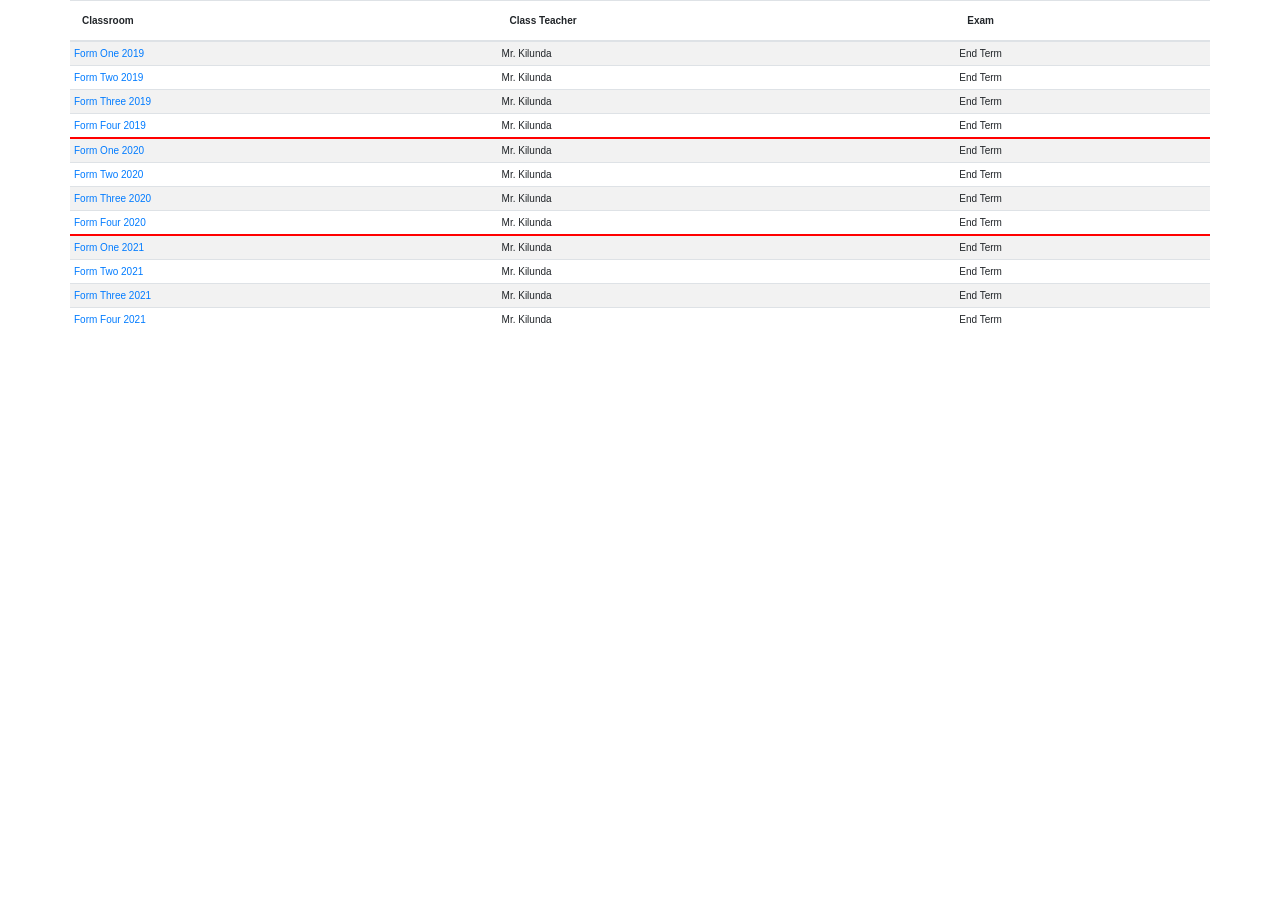
<file: index.html>
<!DOCTYPE html>
<html>
<head>
	<title>Results</title>
	<link rel="stylesheet" type="text/css" href="https://cdn.jsdelivr.net/npm/bootstrap@4.6.0/dist/css/bootstrap.min.css">
	<link rel="stylesheet" type="text/css" href="styles/main.css">
</head>
<body class="container">
	<div class="row">
		<table class="table table-striped">
			<thead>
				<tr>
					<th>Classroom</th>
					<th>Class Teacher</th>
					<th>Exam</th>
				</tr>
			</thead>
			<tbody>
				<tr>
					<td><a href="examresults.html">Form One 2019</a></td>
					<td>Mr. Kilunda</td>
					<td>End Term</td>
				</tr>
				<tr>
					<td><a href="examresults.html">Form Two 2019</a></td>
					<td>Mr. Kilunda</td>
					<td>End Term</td>
				</tr>
				<tr>
					<td><a href="examresults.html">Form Three 2019</a></td>
					<td>Mr. Kilunda</td>
					<td>End Term</td>
				</tr>
				<tr>
					<td><a href="examresults.html">Form Four 2019</a></td>
					<td>Mr. Kilunda</td>
					<td>End Term</td>
				</tr>
				<tr style="border-top: 2px solid red;">
					<td><a href="examresults.html">Form One 2020</a></td>
					<td>Mr. Kilunda</td>
					<td>End Term</td>
				</tr>
				<tr>
					<td><a href="examresults.html">Form Two 2020</a></td>
					<td>Mr. Kilunda</td>
					<td>End Term</td>
				</tr>
				<tr>
					<td><a href="examresults.html">Form Three 2020</a></td>
					<td>Mr. Kilunda</td>
					<td>End Term</td>
				</tr>
				<tr>
					<td><a href="examresults.html">Form Four 2020</a></td>
					<td>Mr. Kilunda</td>
					<td>End Term</td>
				</tr>
				<tr style="border-top: 2px solid red;">
					<td><a href="examresults.html">Form One 2021</a></td>
					<td>Mr. Kilunda</td>
					<td>End Term</td>
				</tr>
				<tr>
					<td><a href="examresults.html">Form Two 2021</a></td>
					<td>Mr. Kilunda</td>
					<td>End Term</td>
				</tr>
				<tr>
					<td><a href="examresults.html">Form Three 2021</a></td>
					<td>Mr. Kilunda</td>
					<td>End Term</td>
				</tr>
				<tr>
					<td><a href="examresults.html">Form Four 2021</a></td>
					<td>Mr. Kilunda</td>
					<td>End Term</td>
				</tr>
			</tbody>
		</table>
	</div>
</body>
</html>
</file>
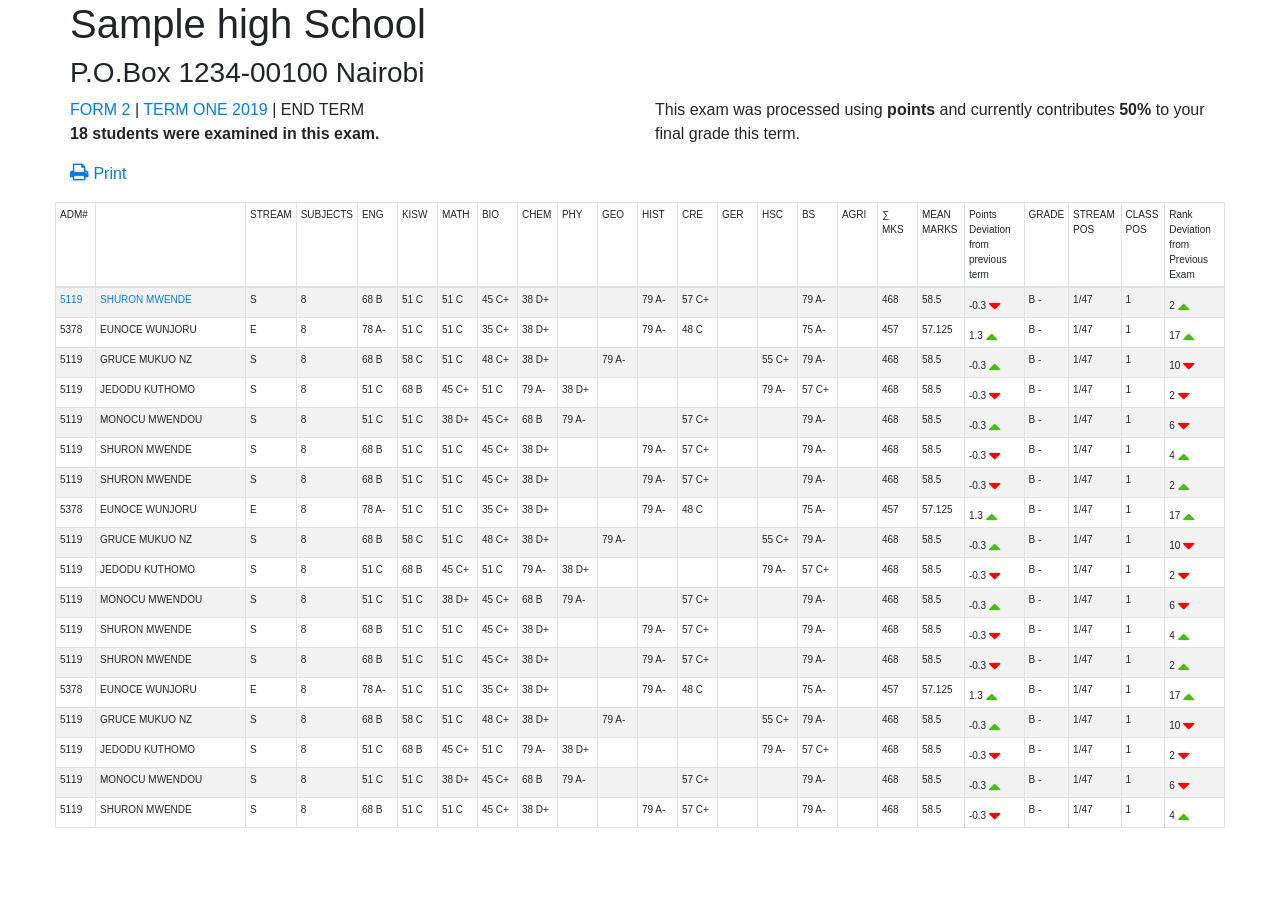
<file: examresults.html>
<!DOCTYPE html>
<html>
<head>
	<title>Exam Results</title>
	<link rel="stylesheet" type="text/css" href="https://cdn.jsdelivr.net/npm/bootstrap@4.6.0/dist/css/bootstrap.min.css">
	<!-- <link rel="stylesheet" href="https://cdnjs.cloudflare.com/ajax/libs/font-awesome/4.7.0/css/font-awesome.min.css"> -->
	<link rel="stylesheet" type="text/css" href="styles/font-awesome/css/font-awesome.min.css">
	<link rel="stylesheet" type="text/css" href="styles/main.css">
</head>
<body class="container">
	<div class="row">
		<header>
			<h1>Sample high School</h1>
			<h3>P.O.Box 1234-00100 Nairobi</h3>
			<div class="row">
				<div class="col-lg-6">
					<p> <a href="#">FORM 2</a> | <a href="#"> TERM ONE 2019</a> | END TERM </a><br>
						<b> 18 students were examined in this exam.</b></p>
				</div>
				<div class="col-lg-6">
					<p>This exam was processed using <b>points</b> and currently contributes <b>50%</b> to your final grade this term.</p>
				</div>
				<div class="col-lg-12">
					<p><a href="#"><i class="fa fa-print"></i> Print</a></p>
				</div>
			</div>
			<div class="row">
				<table class="table table-striped table-bordered">
					<thead>
						<tr class="examresults">
							<td>ADM#</td>
							<td class="stud_name"></td>
							<td>STREAM</td>
							<td>SUBJECTS</td>
							<td>ENG</td>
							<td>KISW</td>
							<td>MATH</td>
							<td>BIO</td>
							<td>CHEM</td>
							<td>PHY</td>
							<td>GEO</td>
							<td>HIST</td>
							<td>CRE</td>
							<td>GER</td>
							<td>HSC</td>
							<td>BS</td>
							<td>AGRI</td>
							<td>&sum; MKS</td>
							<td>MEAN MARKS</td>
							<td>Points Deviation from previous term</td>
							<td>GRADE</td>
							<td>STREAM POS</td>
							<td>CLASS POS</td>
							<td>Rank Deviation from Previous Exam</td>
						</tr>
					</thead>
					<tbody>
						<tr>
							<td><a href="student.html">5119</a></td>
							<td><a href="student.html">SHURON MWENDE</a></td>
							<td>S</td>
							<td>8</td>
							<td>68 B</td>
							<td>51 C</td>
							<td>51 C</td>
							<td>45 C+</td>
							<td>38 D+</td>
							<td></td>
							<td></td>
							<td>79 A-</td>
							<td>57 C+</td>
							<td></td>
							<td></td>
							<td>79 A-</td>
							<td></td>
							<td>468</td>
							<td>58.5</td>
							<td>-0.3 <span><i class="fa fa-caret-down"></i></span></td><!-- sort-alpha-up -->
							<td>B -</td>
							<td>1/47</td>
							<td>1</td>
							<td>2 <span><i class="fa fa-caret-up"></i></span></td>
						</tr>
						<tr>
							<td>5378</td>
							<td>EUNOCE WUNJORU</td>
							<td>E</td>
							<td>8</td>
							<td>78 A-</td>
							<td>51 C</td>
							<td>51 C</td>
							<td>35 C+</td>
							<td>38 D+</td>
							<td></td>
							<td></td>
							<td>79 A-</td>
							<td>48 C</td>
							<td></td>
							<td></td>
							<td>75 A-</td>
							<td></td>
							<td>457</td>
							<td>57.125</td>
							<td>1.3 <span><i class="fa fa-caret-up"></i></span></td><!-- sort-alpha-up -->
							<td>B -</td>
							<td>1/47</td>
							<td>1</td>
							<td>17 <span><i class="fa fa-caret-up"></i></span></td>
						</tr>
						<tr>
							<td>5119</td>
							<td>GRUCE MUKUO NZ </td>
							<td>S</td>
							<td>8</td>
							<td>68 B</td>
							<td>58 C</td>
							<td>51 C</td>
							<td>48 C+</td>
							<td>38 D+</td>
							<td></td>
							<td>79 A-</td>
							<td></td>
							<td></td>
							<td></td>
							<td>55 C+</td>
							<td>79 A-</td>
							<td></td>
							<td>468</td>
							<td>58.5</td>
							<td>-0.3 <span><i class="fa fa-caret-up"></i></span></td><!-- sort-alpha-up -->
							<td>B -</td>
							<td>1/47</td>
							<td>1</td>
							<td>10 <span><i class="fa fa-caret-down"></i></span></td>
						</tr>
						<tr>
							<td>5119</td>
							<td>JEDODU KUTHOMO</td>
							<td>S</td>
							<td>8</td>
							<td>51 C</td>
							<td>68 B</td>
							<td>45 C+</td>
							<td>51 C</td>
							<td>79 A-</td>
							<td>38 D+</td>
							<td></td>
							<td></td>
							<td></td>
							<td></td>
							<td>79 A-</td>
							<td>57 C+</td>
							<td></td>
							<td>468</td>
							<td>58.5</td>
							<td>-0.3 <span><i class="fa fa-caret-down"></i></span></td><!-- sort-alpha-up -->
							<td>B -</td>
							<td>1/47</td>
							<td>1</td>
							<td>2 <span><i class="fa fa-caret-down"></i></span></td>
						</tr>
						<tr>
							<td>5119</td>
							<td>MONOCU MWENDOU </td>
							<td>S</td>
							<td>8</td>
							<td>51 C</td>
							<td>51 C</td>
							<td>38 D+</td>
							<td>45 C+</td>
							<td>68 B</td>
							<td>79 A-</td>
							<td></td>
							<td></td>
							<td>57 C+</td>
							<td></td>
							<td></td>
							<td>79 A-</td>
							<td></td>
							<td>468</td>
							<td>58.5</td>
							<td>-0.3 <span><i class="fa fa-caret-up"></i></span></td><!-- sort-alpha-up -->
							<td>B -</td>
							<td>1/47</td>
							<td>1</td>
							<td>6 <span><i class="fa fa-caret-down"></i></span></td>
						</tr>
						<tr>
							<td>5119</td>
							<td>SHURON MWENDE</td>
							<td>S</td>
							<td>8</td>
							<td>68 B</td>
							<td>51 C</td>
							<td>51 C</td>
							<td>45 C+</td>
							<td>38 D+</td>
							<td></td>
							<td></td>
							<td>79 A-</td>
							<td>57 C+</td>
							<td></td>
							<td></td>
							<td>79 A-</td>
							<td></td>
							<td>468</td>
							<td>58.5</td>
							<td>-0.3 <span><i class="fa fa-caret-down"></i></span></td><!-- sort-alpha-up -->
							<td>B -</td>
							<td>1/47</td>
							<td>1</td>
							<td>4 <span><i class="fa fa-caret-up"></i></span></td>
						</tr>
						<tr>
							<td>5119</td>
							<td>SHURON MWENDE</td>
							<td>S</td>
							<td>8</td>
							<td>68 B</td>
							<td>51 C</td>
							<td>51 C</td>
							<td>45 C+</td>
							<td>38 D+</td>
							<td></td>
							<td></td>
							<td>79 A-</td>
							<td>57 C+</td>
							<td></td>
							<td></td>
							<td>79 A-</td>
							<td></td>
							<td>468</td>
							<td>58.5</td>
							<td>-0.3 <span><i class="fa fa-caret-down"></i></span></td><!-- sort-alpha-up -->
							<td>B -</td>
							<td>1/47</td>
							<td>1</td>
							<td>2 <span><i class="fa fa-caret-up"></i></span></td>
						</tr>
						<tr>
							<td>5378</td>
							<td>EUNOCE WUNJORU</td>
							<td>E</td>
							<td>8</td>
							<td>78 A-</td>
							<td>51 C</td>
							<td>51 C</td>
							<td>35 C+</td>
							<td>38 D+</td>
							<td></td>
							<td></td>
							<td>79 A-</td>
							<td>48 C</td>
							<td></td>
							<td></td>
							<td>75 A-</td>
							<td></td>
							<td>457</td>
							<td>57.125</td>
							<td>1.3 <span><i class="fa fa-caret-up"></i></span></td><!-- sort-alpha-up -->
							<td>B -</td>
							<td>1/47</td>
							<td>1</td>
							<td>17 <span><i class="fa fa-caret-up"></i></span></td>
						</tr>
						<tr>
							<td>5119</td>
							<td>GRUCE MUKUO NZ </td>
							<td>S</td>
							<td>8</td>
							<td>68 B</td>
							<td>58 C</td>
							<td>51 C</td>
							<td>48 C+</td>
							<td>38 D+</td>
							<td></td>
							<td>79 A-</td>
							<td></td>
							<td></td>
							<td></td>
							<td>55 C+</td>
							<td>79 A-</td>
							<td></td>
							<td>468</td>
							<td>58.5</td>
							<td>-0.3 <span><i class="fa fa-caret-up"></i></span></td><!-- sort-alpha-up -->
							<td>B -</td>
							<td>1/47</td>
							<td>1</td>
							<td>10 <span><i class="fa fa-caret-down"></i></span></td>
						</tr>
						<tr>
							<td>5119</td>
							<td>JEDODU KUTHOMO</td>
							<td>S</td>
							<td>8</td>
							<td>51 C</td>
							<td>68 B</td>
							<td>45 C+</td>
							<td>51 C</td>
							<td>79 A-</td>
							<td>38 D+</td>
							<td></td>
							<td></td>
							<td></td>
							<td></td>
							<td>79 A-</td>
							<td>57 C+</td>
							<td></td>
							<td>468</td>
							<td>58.5</td>
							<td>-0.3 <span><i class="fa fa-caret-down"></i></span></td><!-- sort-alpha-up -->
							<td>B -</td>
							<td>1/47</td>
							<td>1</td>
							<td>2 <span><i class="fa fa-caret-down"></i></span></td>
						</tr>
						<tr>
							<td>5119</td>
							<td>MONOCU MWENDOU </td>
							<td>S</td>
							<td>8</td>
							<td>51 C</td>
							<td>51 C</td>
							<td>38 D+</td>
							<td>45 C+</td>
							<td>68 B</td>
							<td>79 A-</td>
							<td></td>
							<td></td>
							<td>57 C+</td>
							<td></td>
							<td></td>
							<td>79 A-</td>
							<td></td>
							<td>468</td>
							<td>58.5</td>
							<td>-0.3 <span><i class="fa fa-caret-up"></i></span></td><!-- sort-alpha-up -->
							<td>B -</td>
							<td>1/47</td>
							<td>1</td>
							<td>6 <span><i class="fa fa-caret-down"></i></span></td>
						</tr>
						<tr>
							<td>5119</td>
							<td>SHURON MWENDE</td>
							<td>S</td>
							<td>8</td>
							<td>68 B</td>
							<td>51 C</td>
							<td>51 C</td>
							<td>45 C+</td>
							<td>38 D+</td>
							<td></td>
							<td></td>
							<td>79 A-</td>
							<td>57 C+</td>
							<td></td>
							<td></td>
							<td>79 A-</td>
							<td></td>
							<td>468</td>
							<td>58.5</td>
							<td>-0.3 <span><i class="fa fa-caret-down"></i></span></td><!-- sort-alpha-up -->
							<td>B -</td>
							<td>1/47</td>
							<td>1</td>
							<td>4 <span><i class="fa fa-caret-up"></i></span></td>
						</tr>
						<tr>
							<td>5119</td>
							<td>SHURON MWENDE</td>
							<td>S</td>
							<td>8</td>
							<td>68 B</td>
							<td>51 C</td>
							<td>51 C</td>
							<td>45 C+</td>
							<td>38 D+</td>
							<td></td>
							<td></td>
							<td>79 A-</td>
							<td>57 C+</td>
							<td></td>
							<td></td>
							<td>79 A-</td>
							<td></td>
							<td>468</td>
							<td>58.5</td>
							<td>-0.3 <span><i class="fa fa-caret-down"></i></span></td><!-- sort-alpha-up -->
							<td>B -</td>
							<td>1/47</td>
							<td>1</td>
							<td>2 <span><i class="fa fa-caret-up"></i></span></td>
						</tr>
						<tr>
							<td>5378</td>
							<td>EUNOCE WUNJORU</td>
							<td>E</td>
							<td>8</td>
							<td>78 A-</td>
							<td>51 C</td>
							<td>51 C</td>
							<td>35 C+</td>
							<td>38 D+</td>
							<td></td>
							<td></td>
							<td>79 A-</td>
							<td>48 C</td>
							<td></td>
							<td></td>
							<td>75 A-</td>
							<td></td>
							<td>457</td>
							<td>57.125</td>
							<td>1.3 <span><i class="fa fa-caret-up"></i></span></td><!-- sort-alpha-up -->
							<td>B -</td>
							<td>1/47</td>
							<td>1</td>
							<td>17 <span><i class="fa fa-caret-up"></i></span></td>
						</tr>
						<tr>
							<td>5119</td>
							<td>GRUCE MUKUO NZ </td>
							<td>S</td>
							<td>8</td>
							<td>68 B</td>
							<td>58 C</td>
							<td>51 C</td>
							<td>48 C+</td>
							<td>38 D+</td>
							<td></td>
							<td>79 A-</td>
							<td></td>
							<td></td>
							<td></td>
							<td>55 C+</td>
							<td>79 A-</td>
							<td></td>
							<td>468</td>
							<td>58.5</td>
							<td>-0.3 <span><i class="fa fa-caret-up"></i></span></td><!-- sort-alpha-up -->
							<td>B -</td>
							<td>1/47</td>
							<td>1</td>
							<td>10 <span><i class="fa fa-caret-down"></i></span></td>
						</tr>
						<tr>
							<td>5119</td>
							<td>JEDODU KUTHOMO</td>
							<td>S</td>
							<td>8</td>
							<td>51 C</td>
							<td>68 B</td>
							<td>45 C+</td>
							<td>51 C</td>
							<td>79 A-</td>
							<td>38 D+</td>
							<td></td>
							<td></td>
							<td></td>
							<td></td>
							<td>79 A-</td>
							<td>57 C+</td>
							<td></td>
							<td>468</td>
							<td>58.5</td>
							<td>-0.3 <span><i class="fa fa-caret-down"></i></span></td><!-- sort-alpha-up -->
							<td>B -</td>
							<td>1/47</td>
							<td>1</td>
							<td>2 <span><i class="fa fa-caret-down"></i></span></td>
						</tr>
						<tr>
							<td>5119</td>
							<td>MONOCU MWENDOU </td>
							<td>S</td>
							<td>8</td>
							<td>51 C</td>
							<td>51 C</td>
							<td>38 D+</td>
							<td>45 C+</td>
							<td>68 B</td>
							<td>79 A-</td>
							<td></td>
							<td></td>
							<td>57 C+</td>
							<td></td>
							<td></td>
							<td>79 A-</td>
							<td></td>
							<td>468</td>
							<td>58.5</td>
							<td>-0.3 <span><i class="fa fa-caret-up"></i></span></td><!-- sort-alpha-up -->
							<td>B -</td>
							<td>1/47</td>
							<td>1</td>
							<td>6 <span><i class="fa fa-caret-down"></i></span></td>
						</tr>
						<tr>
							<td>5119</td>
							<td>SHURON MWENDE</td>
							<td>S</td>
							<td>8</td>
							<td>68 B</td>
							<td>51 C</td>
							<td>51 C</td>
							<td>45 C+</td>
							<td>38 D+</td>
							<td></td>
							<td></td>
							<td>79 A-</td>
							<td>57 C+</td>
							<td></td>
							<td></td>
							<td>79 A-</td>
							<td></td>
							<td>468</td>
							<td>58.5</td>
							<td>-0.3 <span><i class="fa fa-caret-down"></i></span></td><!-- sort-alpha-up -->
							<td>B -</td>
							<td>1/47</td>
							<td>1</td>
							<td>4 <span><i class="fa fa-caret-up"></i></span></td>
						</tr>
					</tbody>
				</table>
			</div>
		</header>
	</div>
</body>
</html>
</file>
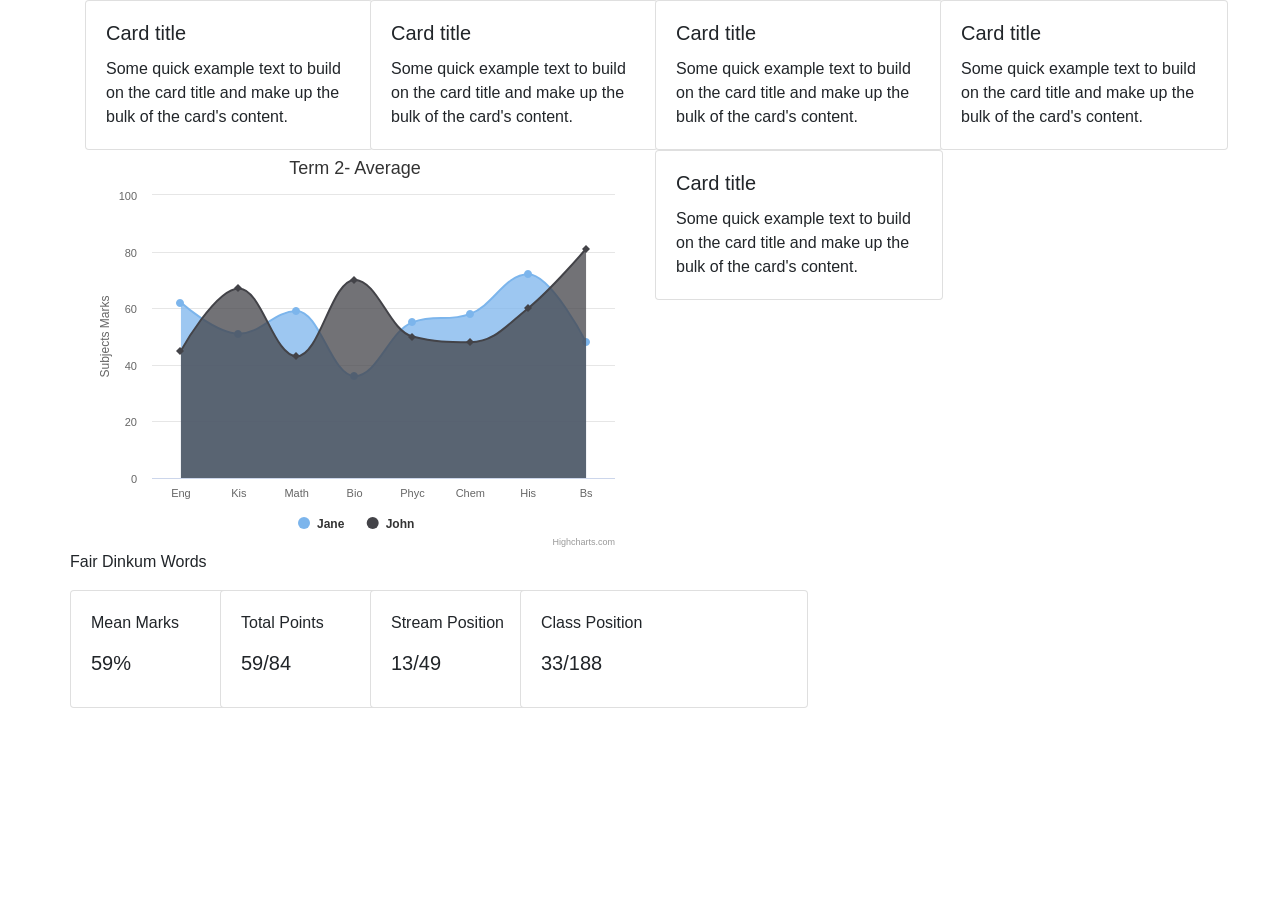
<file: student.html>
<!DOCTYPE html>
<html>
<head>
	<title>Student Name || School</title>
	<link rel="stylesheet" type="text/css" href="https://cdn.jsdelivr.net/npm/bootstrap@4.6.0/dist/css/bootstrap.min.css">
	<link rel="stylesheet" type="text/css" href="styles/font-awesome/css/font-awesome.min.css">
	<link rel="stylesheet" type="text/css" href="styles/main.css">
	<script src="scripts/highstock.js"></script>
	<script src="scripts/student.js"></script>

	<script src="https://code.highcharts.com/highcharts.js"></script>
	<script src="https://code.highcharts.com/modules/exporting.js"></script>
	<script src="https://code.highcharts.com/modules/export-data.js"></script>
	<script src="https://code.highcharts.com/modules/accessibility.js"></script>
	<script src="scripts/areaspline.js"></script>
</head>
<body class="container">
	<div class="row">
		<div class="col-lg-3">
			<div class="card" style="width: 18rem;">
			  <div class="card-body">
			    <h5 class="card-title">Card title</h5>
			    <p class="card-text">Some quick example text to build on the card title and make up the bulk of the card's content.</p>
			  </div>
			</div>
		</div>
		<div class="col-lg-3">
			<div class="card" style="width: 18rem;">
			  <div class="card-body">
			    <h5 class="card-title">Card title</h5>
			    <p class="card-text">Some quick example text to build on the card title and make up the bulk of the card's content.</p>
			  </div>
			</div>
		</div>
		<div class="col-lg-3">
			<div class="card" style="width: 18rem;">
			  <div class="card-body">
			    <h5 class="card-title">Card title</h5>
			    <p class="card-text">Some quick example text to build on the card title and make up the bulk of the card's content.</p>
			  </div>
			</div>
		</div>
		<div class="col-lg-3">
			<div class="card" style="width: 18rem;">
			  <div class="card-body">
			    <h5 class="card-title">Card title</h5>
			    <p class="card-text">Some quick example text to build on the card title and make up the bulk of the card's content.</p>
			  </div>
			</div>
		</div>
	</div>
	<div class="row">
		<div class="col-lg-6">
			<div class="row">
				<div class="col-lg-12">
					<div class="well">
						<div id="container" style="width:100%; height:400px;"></div>
					</div>
				</div>
				<p>
					Fair Dinkum Words
				</p>
				<div class="row">
					<div class="col-lg-3">
						<div class="card" style="width: 18rem;">
						  <div class="card-body">
						    <p class="card-text">Mean Marks</p>
						    <h5 class="card-title">59%</h5>
						  </div>
						</div>
					</div>
					<div class="col-lg-3">
						<div class="card" style="width: 18rem;">
						  <div class="card-body">
						    <p class="card-text">Total Points</p>
						    <h5 class="card-title">59/84</h5>
						  </div>
						</div>
					</div>
					<div class="col-lg-3">
						<div class="card" style="width: 18rem;">
						  <div class="card-body">
						    <p class="card-text">Stream Position</p>
						    <h5 class="card-title">13/49</h5>
						  </div>
						</div>
					</div>
					<div class="col-lg-3">
						<div class="card" style="width: 18rem;">
						  <div class="card-body">
						    <p class="card-text">Class Position</p>
						    <h5 class="card-title">33/188</h5>
						    <!-- <a href="#" class="btn btn-primary">Go somewhere</a> -->
						  </div>
						</div>
					</div>
				</div>
			</div>
		</div>
		<div class="col-lg-3">
			<div class="card" style="width: 18rem;">
			  <!-- <img class="card-img-top" src="..." alt="Card image cap"> -->
			  <div class="card-body">
			    <h5 class="card-title">Card title</h5>
			    <p class="card-text">Some quick example text to build on the card title and make up the bulk of the card's content.</p>
			    <!-- <a href="#" class="btn btn-primary">Go somewhere</a> -->
			  </div>
			</div>
		</div>
		<div class="col-lg-3"></div>
	</div>
</body>
</html>
</file>
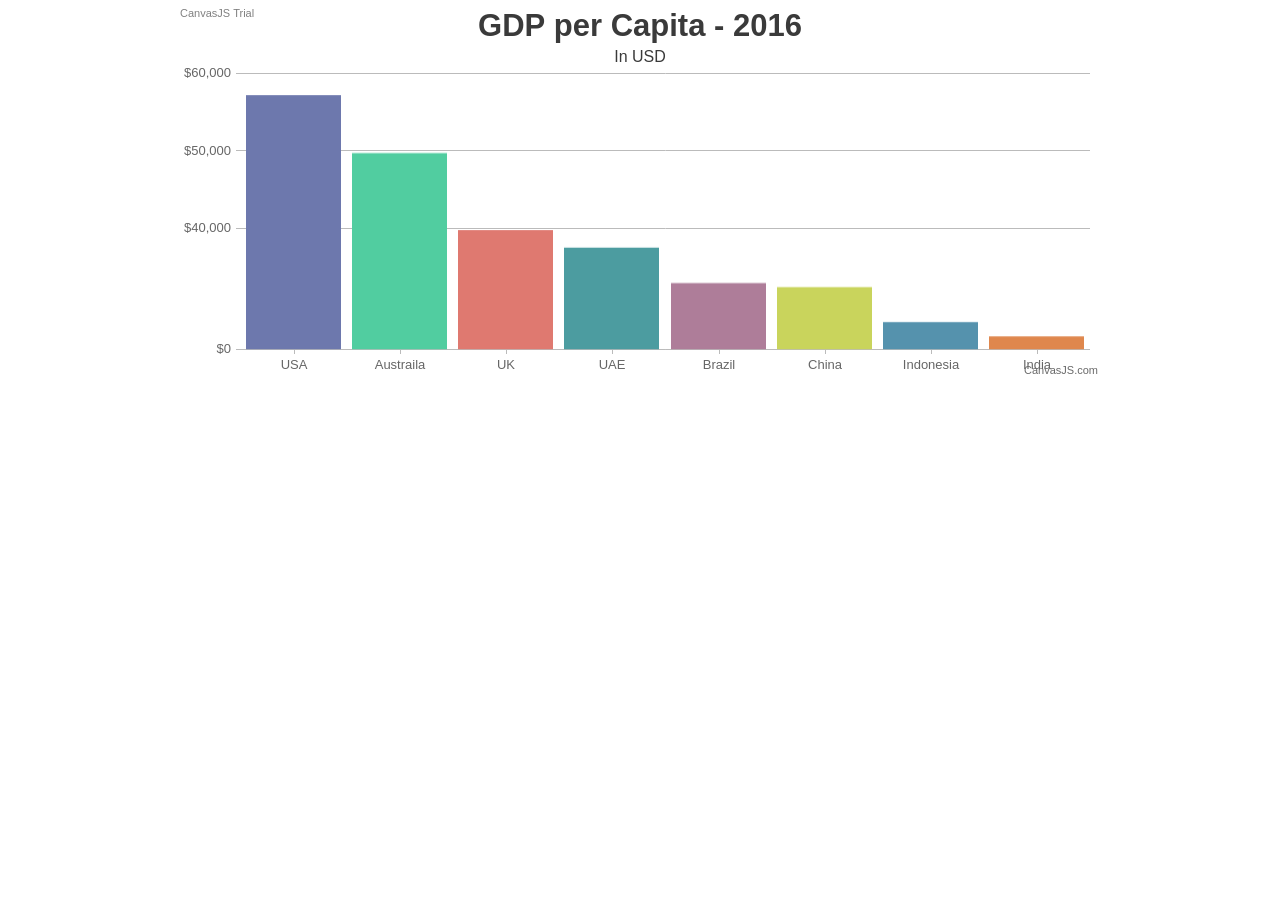
<file: scripts/canvasjs/examples/01-overview/chart-with-axis-scale-breaks.html>
<!DOCTYPE HTML>
<html>
<head>
<meta charset="UTF-8">
<script>
window.onload = function () {

var chart = new CanvasJS.Chart("chartContainer", {
	animationEnabled: true,
	theme: "light2", // "light1", "light2", "dark1", "dark2"
	title: {
		text: "GDP per Capita - 2016"
	},
	subtitles: [{
		text: "In USD",
		fontSize: 16
	}],
	axisY: {
		prefix: "$",
		scaleBreaks: {
			customBreaks: [{
				startValue: 10000,
				endValue: 35000
			}]
		}
	},
	data: [{
		type: "column",
		yValueFormatString: "$#,##0.00",
		dataPoints: [
			{ label: "USA", y: 57466.787 },
			{ label: "Austraila", y: 49927.82 },
			{ label: "UK", y: 39899.388 },
			{ label: "UAE", y: 37622.207 },
			{ label: "Brazil", y: 8649.948 },
			{ label: "China", y: 8123.181 },
			{ label: "Indonesia", y: 3570.295 },
			{ label: "India", y: 1709.387 }	
		]
	}]
});
chart.render();

}
</script>
</head>
<body>
<div id="chartContainer" style="height: 370px; max-width: 920px; margin: 0px auto;"></div>
<script src="../../canvasjs.min.js"></script>
</body>
</html>
</file>
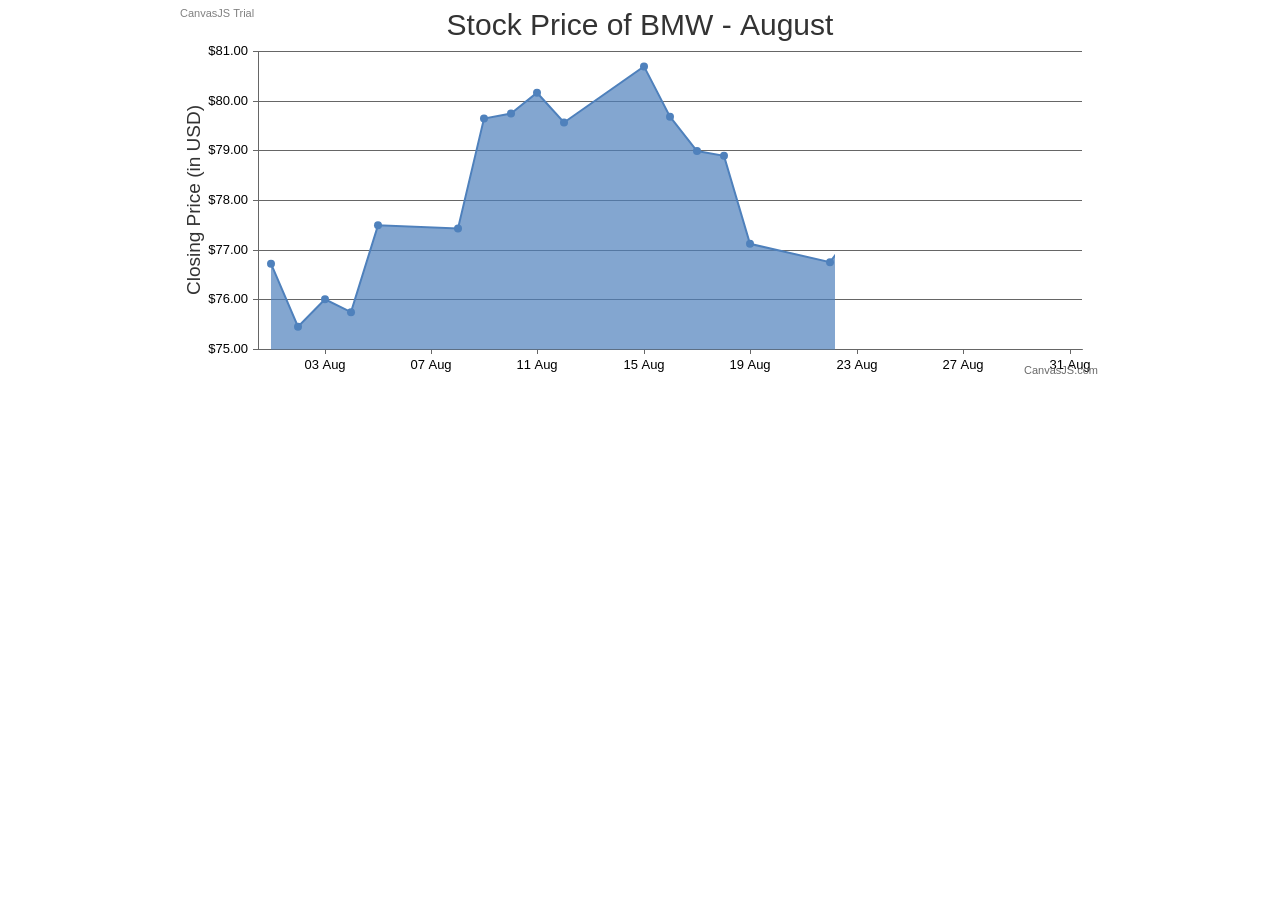
<file: scripts/canvasjs/examples/01-overview/chart-with-crosshair.html>
<!DOCTYPE HTML>
<html>
<head>  
<meta charset="UTF-8">
<script>
window.onload = function () {

var chart = new CanvasJS.Chart("chartContainer", {
	animationEnabled: true,
	title:{
		text: "Stock Price of BMW - August"
	},
	axisX:{
		valueFormatString: "DD MMM",
		crosshair: {
			enabled: true,
			snapToDataPoint: true
		}
	},
	axisY: {
		title: "Closing Price (in USD)",
		includeZero: false,
		valueFormatString: "$##0.00",
		crosshair: {
			enabled: true,
			snapToDataPoint: true,
			labelFormatter: function(e) {
				return "$" + CanvasJS.formatNumber(e.value, "##0.00");
			}
		}
	},
	data: [{
		type: "area",
		xValueFormatString: "DD MMM",
		yValueFormatString: "$##0.00",
		dataPoints: [
			{ x: new Date(2016, 07, 01), y: 76.727997 },
			{ x: new Date(2016, 07, 02), y: 75.459999 },
			{ x: new Date(2016, 07, 03), y: 76.011002 },
			{ x: new Date(2016, 07, 04), y: 75.751999 },
			{ x: new Date(2016, 07, 05), y: 77.500000 },
			{ x: new Date(2016, 07, 08), y: 77.436996 },
			{ x: new Date(2016, 07, 09), y: 79.650002 },
			{ x: new Date(2016, 07, 10), y: 79.750999 },
			{ x: new Date(2016, 07, 11), y: 80.169998 },
			{ x: new Date(2016, 07, 12), y: 79.570000 },
			{ x: new Date(2016, 07, 15), y: 80.699997 },
			{ x: new Date(2016, 07, 16), y: 79.686996 },
			{ x: new Date(2016, 07, 17), y: 78.996002 },
			{ x: new Date(2016, 07, 18), y: 78.899002 },
			{ x: new Date(2016, 07, 19), y: 77.127998 },
			{ x: new Date(2016, 07, 22), y: 76.759003 },
			{ x: new Date(2016, 07, 23), y: 77.480003 },
			{ x: new Date(2016, 07, 24), y: 77.623001 },
			{ x: new Date(2016, 07, 25), y: 76.408997 },
			{ x: new Date(2016, 07, 26), y: 76.041000 },
			{ x: new Date(2016, 07, 29), y: 76.778999 },
			{ x: new Date(2016, 07, 30), y: 78.654999 },
			{ x: new Date(2016, 07, 31), y: 77.667000 }
		]
	}]
});
chart.render();

}
</script>
</head>
<body>
<div id="chartContainer" style="height: 370px; max-width: 920px; margin: 0px auto;"></div>
<script src="../../canvasjs.min.js"></script>
</body>
</html>
</file>
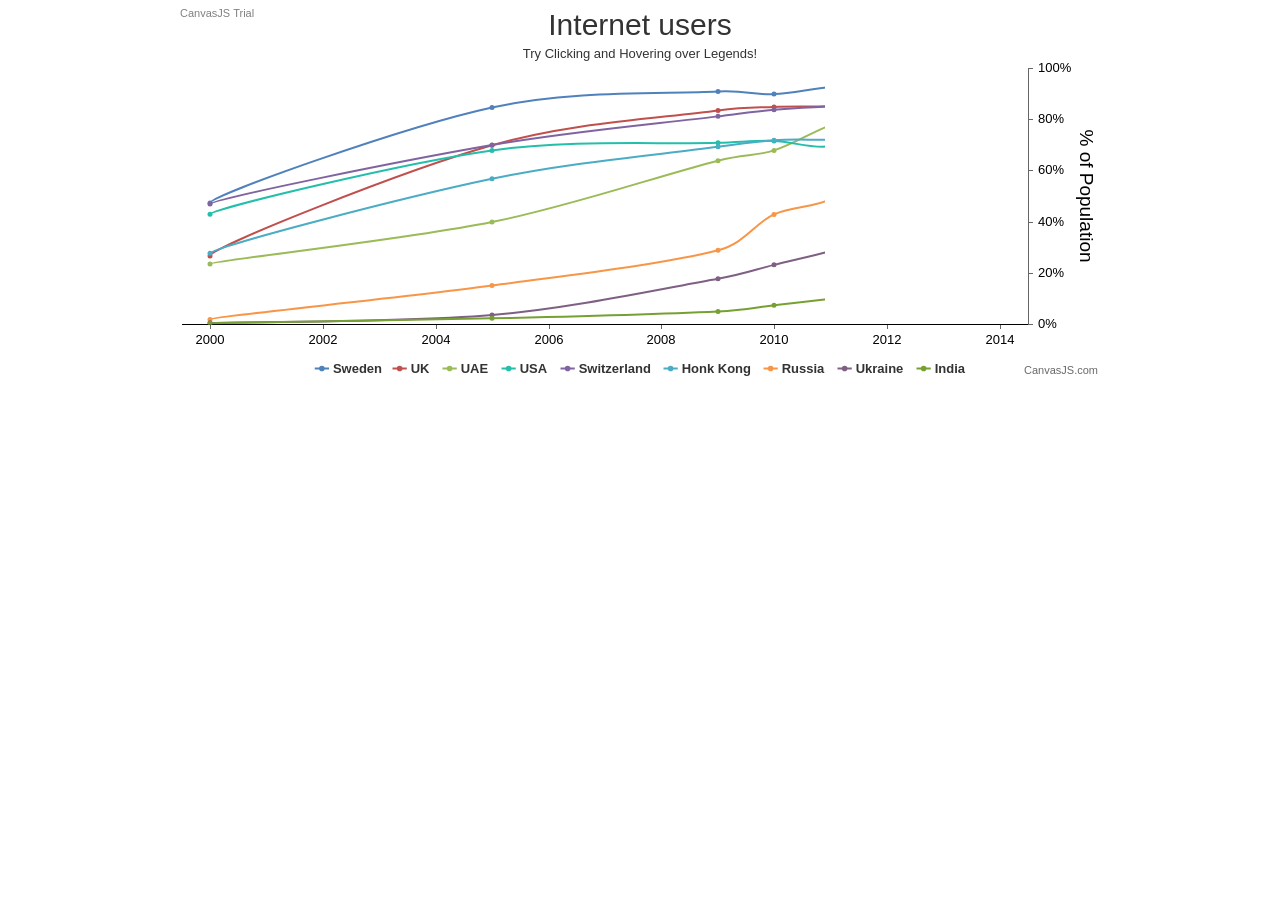
<file: scripts/canvasjs/examples/01-overview/chart-with-custom-legend-chart.html>
<!DOCTYPE HTML>
<html>
<head>
<meta charset="UTF-8">
<script>
window.onload = function () {
	
var chart = new CanvasJS.Chart("chartContainer", {
	//theme: "light2", // "light1", "light2", "dark1", "dark2"
	animationEnabled: true,
	title:{
		text: "Internet users"  
	},
	subtitles: [{
		text: "Try Clicking and Hovering over Legends!"
	}],
	axisX: {
		lineColor: "black",
		labelFontColor: "black"
	},
	axisY2: {
      	gridThickness: 0,
		title: "% of Population",
		suffix: "%",
		titleFontColor: "black",
		labelFontColor: "black"
	},
	legend: {
		cursor: "pointer",
		itemmouseover: function(e) {
			e.dataSeries.lineThickness = e.chart.data[e.dataSeriesIndex].lineThickness * 2;
			e.dataSeries.markerSize = e.chart.data[e.dataSeriesIndex].markerSize + 2;
			e.chart.render();
		},
		itemmouseout: function(e) {
			e.dataSeries.lineThickness = e.chart.data[e.dataSeriesIndex].lineThickness / 2;
			e.dataSeries.markerSize = e.chart.data[e.dataSeriesIndex].markerSize - 2;
			e.chart.render();
		},
		itemclick: function (e) {
			if (typeof (e.dataSeries.visible) === "undefined" || e.dataSeries.visible) {
				e.dataSeries.visible = false;
			} else {
				e.dataSeries.visible = true;
			}
			e.chart.render();
		}
	},
	toolTip: {
		shared: true
	},
	data: [{
		type: "spline",
		name: "Sweden",
		markerSize: 5,
      	axisYType: "secondary",
		xValueFormatString: "YYYY",
		yValueFormatString: "#,##0.0'%'",
		showInLegend: true,
		dataPoints: [
			{ x: new Date(2000, 00), y: 47.5 },
			{ x: new Date(2005, 00), y: 84.8 },
			{ x: new Date(2009, 00), y: 91 },
			{ x: new Date(2010, 00), y: 90 },
			{ x: new Date(2011, 00), y: 92.8 },
			{ x: new Date(2012, 00), y: 93.2 },
			{ x: new Date(2013, 00), y: 94.8 },
			{ x: new Date(2014, 00), y: 92.5 }
		]
	},
	{
		type: "spline",
		name: "UK",
		markerSize: 5,
		axisYType: "secondary",
		xValueFormatString: "YYYY",
		yValueFormatString: "#,##0.0'%'",
		showInLegend: true,
		dataPoints: [
			{ x: new Date(2000, 00), y: 26.8 },
			{ x: new Date(2005, 00), y: 70 },
			{ x: new Date(2009, 00), y: 83.6 },
			{ x: new Date(2010, 00), y: 85 },
			{ x: new Date(2011, 00), y: 85.4 },
			{ x: new Date(2012, 00), y: 87.5 },
			{ x: new Date(2013, 00), y: 89.8 },
			{ x: new Date(2014, 00), y: 91.6 }
		]
	},
	{
		type: "spline",
		name: "UAE",
		markerSize: 5,
		axisYType: "secondary",
		xValueFormatString: "YYYY",
		yValueFormatString: "#,##0.0'%'",
		showInLegend: true,
		dataPoints: [
			{ x: new Date(2000, 00), y: 23.6 },
			{ x: new Date(2005, 00), y: 40 },
			{ x: new Date(2009, 00), y: 64 },
			{ x: new Date(2010, 00), y: 68 },
			{ x: new Date(2011, 00), y: 78 },
			{ x: new Date(2012, 00), y: 85 },
			{ x: new Date(2013, 00), y: 86 },
			{ x: new Date(2014, 00), y: 90.4 }
		]
	},
	{
		type: "spline",
		showInLegend: true,
		name: "USA",
		markerSize: 5,
		axisYType: "secondary",
		yValueFormatString: "#,##0.0'%'",
		xValueFormatString: "YYYY",
		dataPoints: [
			{ x: new Date(2000, 00), y: 43.1 },
			{ x: new Date(2005, 00), y: 68 },
			{ x: new Date(2009, 00), y: 71 },
			{ x: new Date(2010, 00), y: 71.7 },
			{ x: new Date(2011, 00), y: 69.7 },
			{ x: new Date(2012, 00), y: 79.3 },
			{ x: new Date(2013, 00), y: 84.2 },
			{ x: new Date(2014, 00), y: 87 }
		]
	},
	{
		type: "spline",
		name: "Switzerland",
		markerSize: 5,
		axisYType: "secondary",
		xValueFormatString: "YYYY",
		yValueFormatString: "#,##0.0'%'",
		showInLegend: true,
		dataPoints: [
			{ x: new Date(2000, 00), y: 47.1 },
			{ x: new Date(2005, 00), y: 70.1 },
			{ x: new Date(2009, 00), y: 81.3 },
			{ x: new Date(2010, 00), y: 83.9 },
			{ x: new Date(2011, 00), y: 85.2 },
			{ x: new Date(2012, 00), y: 85.2 },
			{ x: new Date(2013, 00), y: 86.7 },
			{ x: new Date(2014, 00), y: 87 }
		]
	},
	{
		type: "spline",
		name: "Honk Kong",
		markerSize: 5,
		axisYType: "secondary",
		xValueFormatString: "YYYY",
		yValueFormatString: "#,##0.0'%'",
		showInLegend: true,
		dataPoints: [
			{ x: new Date(2000, 00), y: 27.8 },
			{ x: new Date(2005, 00), y: 56.9 },
			{ x: new Date(2009, 00), y: 69.4 },
			{ x: new Date(2010, 00), y: 72 },
			{ x: new Date(2011, 00), y: 72.2 },
			{ x: new Date(2012, 00), y: 72.9 },
			{ x: new Date(2013, 00), y: 74.2 },
			{ x: new Date(2014, 00), y: 74.6 }
		]
	},
	{
		type: "spline",
		name: "Russia",
		markerSize: 5,
		axisYType: "secondary",
		xValueFormatString: "YYYY",
		yValueFormatString: "#,##0.0'%'",
		showInLegend: true,
		dataPoints: [
			{ x: new Date(2000, 00), y: 2 },
			{ x: new Date(2005, 00), y: 15.2 },
			{ x: new Date(2009, 00), y: 29 },
			{ x: new Date(2010, 00), y: 43 },
			{ x: new Date(2011, 00), y: 49 },
			{ x: new Date(2012, 00), y: 63.8 },
			{ x: new Date(2013, 00), y: 61.4 },
			{ x: new Date(2014, 00), y: 70.5 }
		]
	},
	{
		type: "spline",
		name: "Ukraine",
		markerSize: 5,
		axisYType: "secondary",
		xValueFormatString: "YYYY",
		yValueFormatString: "#,##0.0'%'",
		showInLegend: true,
		dataPoints: [
			{ x: new Date(2000, 00), y: .7 },
			{ x: new Date(2005, 00), y: 3.7 },
			{ x: new Date(2009, 00), y: 17.9 },
			{ x: new Date(2010, 00), y: 23.3 },
			{ x: new Date(2011, 00), y: 28.7 },
			{ x: new Date(2012, 00), y: 35.3 },
			{ x: new Date(2013, 00), y: 41.8 },
			{ x: new Date(2014, 00), y: 43.4 }
		]
	},
	{
		type: "spline",
		name: "India",
		markerSize: 5,
		axisYType: "secondary",
		xValueFormatString: "YYYY",
		yValueFormatString: "#,##0.0'%'",
		showInLegend: true,
		dataPoints: [
			{ x: new Date(2000, 00), y: .5 },
			{ x: new Date(2005, 00), y: 2.4 },
			{ x: new Date(2009, 00), y: 5.1 },
			{ x: new Date(2010, 00), y: 7.5 },
			{ x: new Date(2011, 00), y: 10.1 },
			{ x: new Date(2012, 00), y: 12.6 },
			{ x: new Date(2013, 00), y: 15.1 },
			{ x: new Date(2014, 00), y: 18 }
		]
	}]
});
chart.render();

}
</script>
</head>
<body>
<div id="chartContainer" style="height: 370px; max-width: 920px; margin: 0px auto;"></div>
<script src="../../canvasjs.min.js"></script>
</body>
</html>
</file>
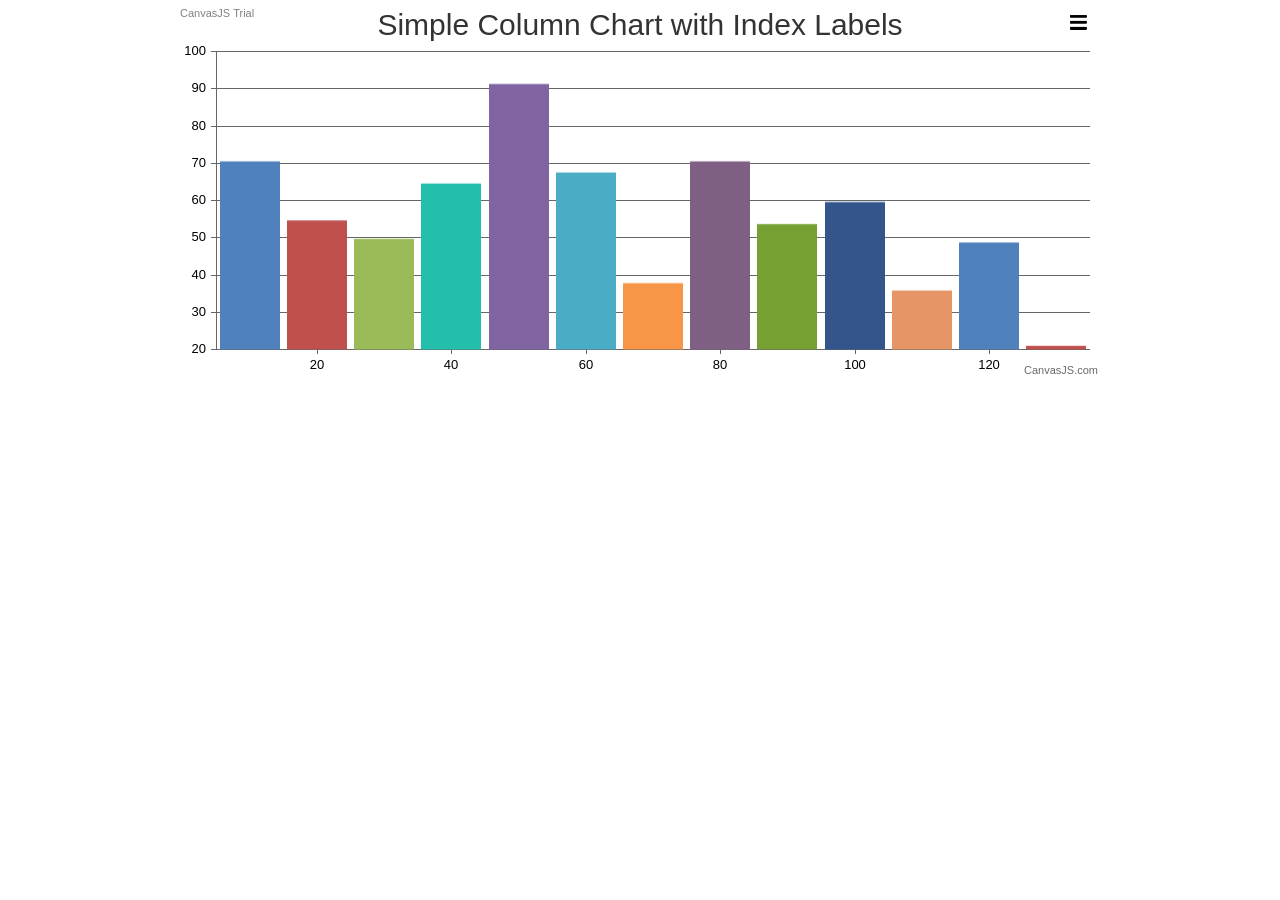
<file: scripts/canvasjs/examples/01-overview/chart-with-index-data-label.html>
<!DOCTYPE HTML>
<html>
<head>
<meta charset="UTF-8">
<script>
window.onload = function () {

var chart = new CanvasJS.Chart("chartContainer", {
	animationEnabled: true,
	exportEnabled: true,
	theme: "light1", // "light1", "light2", "dark1", "dark2"
	title:{
		text: "Simple Column Chart with Index Labels"
	},
	data: [{
		type: "column", //change type to bar, line, area, pie, etc
		//indexLabel: "{y}", //Shows y value on all Data Points
		indexLabelFontColor: "#5A5757",
		indexLabelPlacement: "outside",
		dataPoints: [
			{ x: 10, y: 71 },
			{ x: 20, y: 55 },
			{ x: 30, y: 50 },
			{ x: 40, y: 65 },
			{ x: 50, y: 92, indexLabel: "Highest" },
			{ x: 60, y: 68 },
			{ x: 70, y: 38 },
			{ x: 80, y: 71 },
			{ x: 90, y: 54 },
			{ x: 100, y: 60 },
			{ x: 110, y: 36 },
			{ x: 120, y: 49 },
			{ x: 130, y: 21, indexLabel: "Lowest" }
		]
	}]
});
chart.render();

}
</script>
</head>
<body>
<div id="chartContainer" style="height: 370px; max-width: 920px; margin: 0px auto;"></div>
<script src="../../canvasjs.min.js"></script>
</body>
</html>
</file>
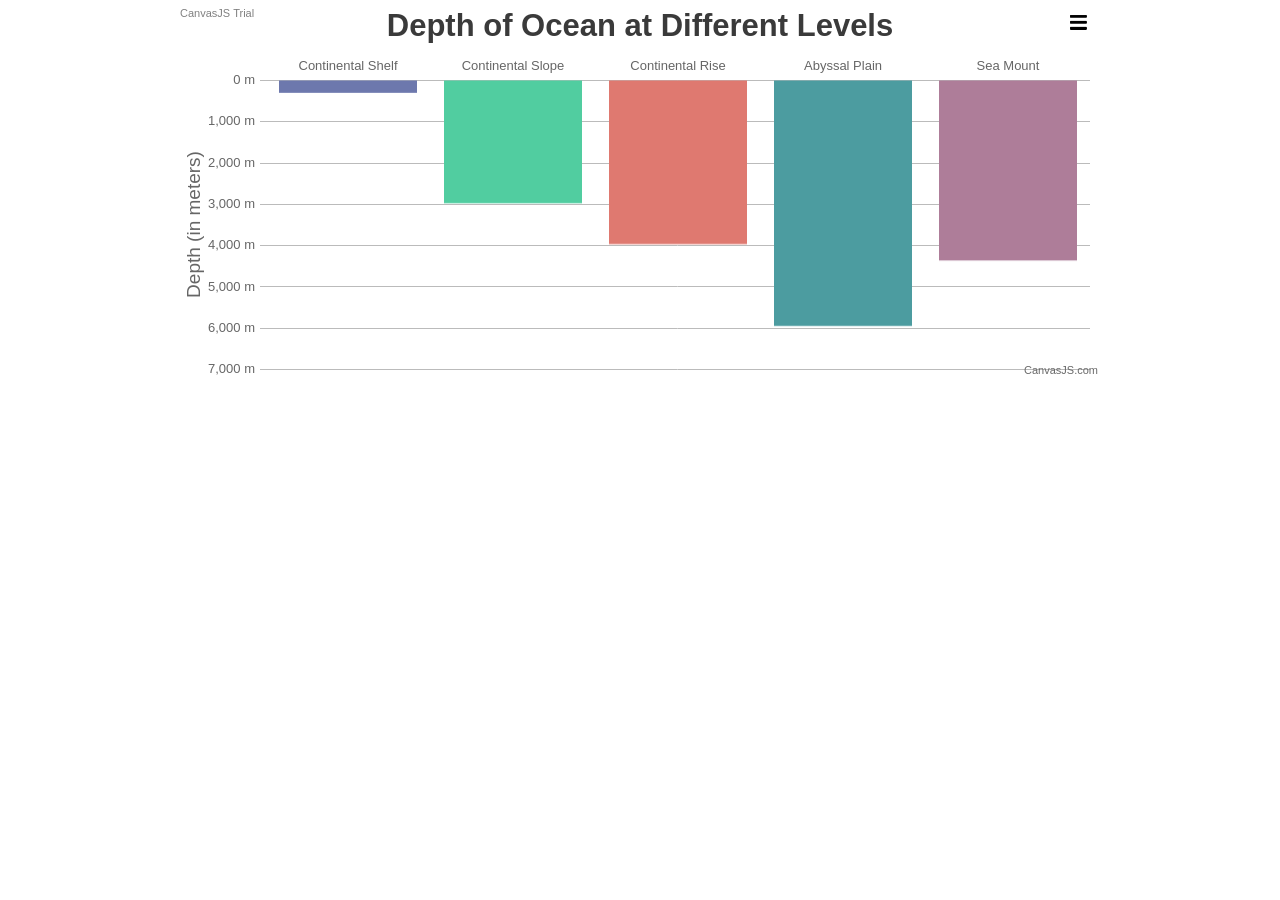
<file: scripts/canvasjs/examples/01-overview/chart-with-inverted-reversed-axis.html>
<!DOCTYPE HTML>
<html>
<head> 
<meta charset="UTF-8">
<script>
window.onload = function () {

var chart = new CanvasJS.Chart("chartContainer", {
	animationEnabled: true,
	exportEnabled: true,
	theme: "light2", // "light1", "light2", "dark1", "dark2"
	title:{
		text: "Depth of Ocean at Different Levels"
	},
	axisY: {
		title: "Depth (in meters)",
		suffix: " m",
		reversed: true
	},
	axisX2: {
		tickThickness: 0,
		labelAngle: 0
	},
	data: [{
		type: "column",
		axisXType: "secondary",
		yValueFormatString: "#,##0 meters",
		dataPoints: [
			{ y: 300, label: "Continental Shelf" },
			{ y: 3000, label: "Continental Slope" },
			{ y: 4000, label: "Continental Rise" },
			{ y: 6000, label: "Abyssal Plain", indexLabel: "Deepest" },
			{ y: 4400, label: "Sea Mount" }
		]
	}]
});
chart.render();

}
</script>
</head>
<body>
<div id="chartContainer" style="height: 370px; max-width: 920px; margin: 0px auto;"></div>
<script src="../../canvasjs.min.js"></script>
</body>
</html>
</file>
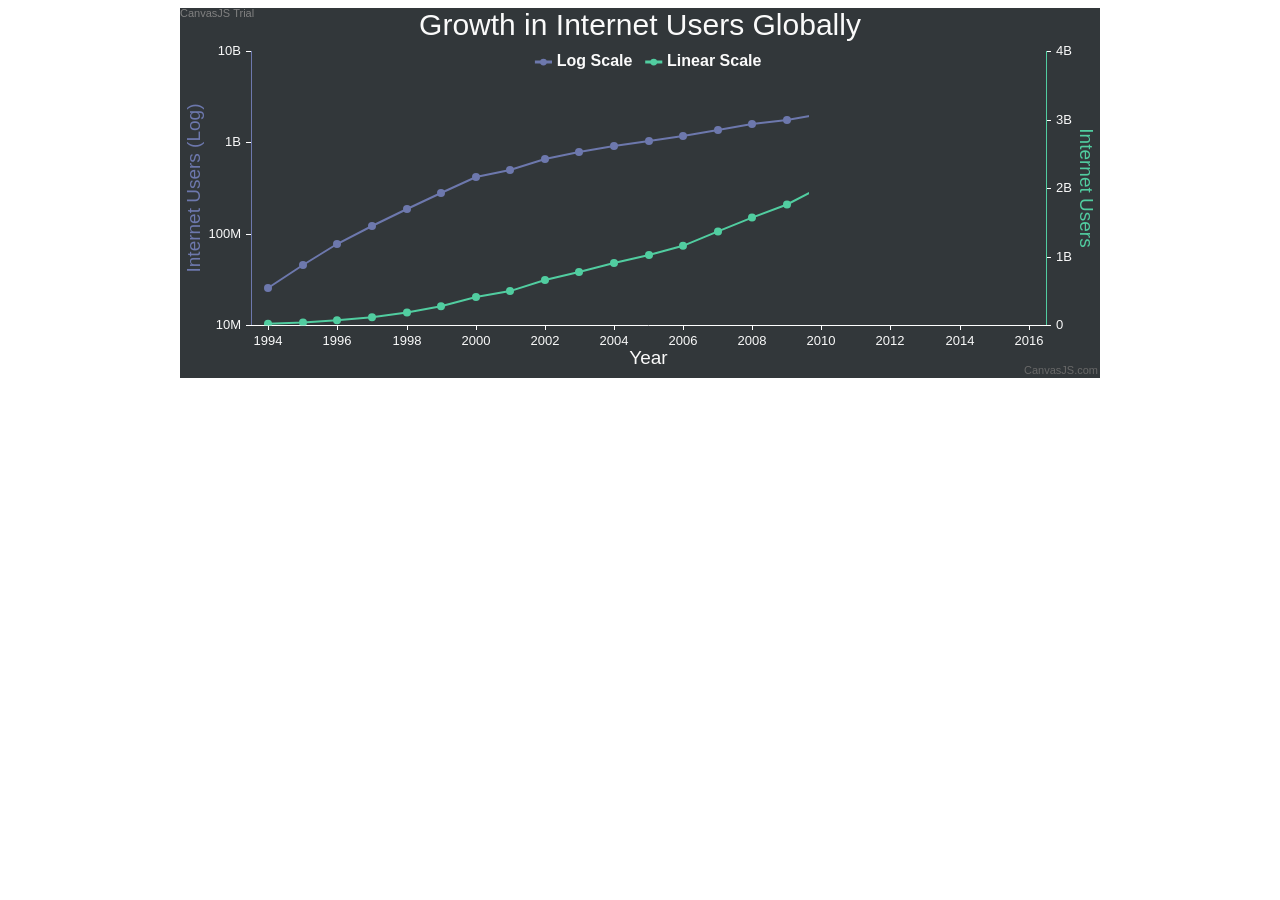
<file: scripts/canvasjs/examples/01-overview/chart-with-logarithmic-axis.html>
<!DOCTYPE HTML>
<html>
<head>
<meta charset="UTF-8">
<script>
window.onload = function () {

var chart = new CanvasJS.Chart("chartContainer", {
	animationEnabled: true,
	zoomEnabled: true,
	theme: "dark2",
	title:{
		text: "Growth in Internet Users Globally"
	},
	axisX:{
		title: "Year",
		valueFormatString: "####",
		interval: 2
	},
	axisY:{
		logarithmic: true, //change it to false
		title: "Internet Users (Log)",
		titleFontColor: "#6D78AD",
		lineColor: "#6D78AD",
		gridThickness: 0,
		lineThickness: 1,
		includeZero: false,
		labelFormatter: addSymbols
	},
	axisY2:{
		title: "Internet Users",
		titleFontColor: "#51CDA0",
		logarithmic: false, //change it to false
		lineColor: "#51CDA0",
		gridThickness: 0,
		lineThickness: 1,
		labelFormatter: addSymbols
	},
	legend:{
		verticalAlign: "top",
		fontSize: 16,
		dockInsidePlotArea: true
	},
	data: [{
		type: "line",
		xValueFormatString: "####",
		showInLegend: true,
		name: "Log Scale",
		dataPoints: [
			{ x: 1994, y: 25437639 },
			{ x: 1995, y: 44866595 },
			{ x: 1996, y: 77583866 },
			{ x: 1997, y: 120992212 },
			{ x: 1998, y: 188507628 },
			{ x: 1999, y: 281537652 },
			{ x: 2000, y: 414794957 },
			{ x: 2001, y: 502292245 },
			{ x: 2002, y: 665065014 },
			{ x: 2003, y: 781435983 },
			{ x: 2004, y: 913327771 },
			{ x: 2005, y: 1030101289 },
			{ x: 2006, y: 1162916818 },
			{ x: 2007, y: 1373226988 },
			{ x: 2008, y: 1575067520 },
			{ x: 2009, y: 1766403814 },
			{ x: 2010, y: 2023202974 },
			{ x: 2011, y: 2231957359 },
			{ x: 2012, y: 2494736248 },
			{ x: 2013, y: 2728428107 },
			{ x: 2014, y: 2956385569 },
			{ x: 2015, y: 3185996155 },
			{ x: 2016, y: 3424971237 }
		]
	},
	{
		type: "line",
		xValueFormatString: "####",
		axisYType: "secondary",
		showInLegend: true,
		name: "Linear Scale",
		dataPoints: [
			{ x: 1994, y: 25437639 },
			{ x: 1995, y: 44866595 },
			{ x: 1996, y: 77583866 },
			{ x: 1997, y: 120992212 },
			{ x: 1998, y: 188507628 },
			{ x: 1999, y: 281537652 },
			{ x: 2000, y: 414794957 },
			{ x: 2001, y: 502292245 },
			{ x: 2002, y: 665065014 },
			{ x: 2003, y: 781435983 },
			{ x: 2004, y: 913327771 },
			{ x: 2005, y: 1030101289 },
			{ x: 2006, y: 1162916818 },
			{ x: 2007, y: 1373226988 },
			{ x: 2008, y: 1575067520 },
			{ x: 2009, y: 1766403814 },
			{ x: 2010, y: 2023202974 },
			{ x: 2011, y: 2231957359 },
			{ x: 2012, y: 2494736248 },
			{ x: 2013, y: 2728428107 },
			{ x: 2014, y: 2956385569 },
			{ x: 2015, y: 3185996155 },
			{ x: 2016, y: 3424971237 }
		]
	}]
});
chart.render();

function addSymbols(e){
	var suffixes = ["", "K", "M", "B"];

	var order = Math.max(Math.floor(Math.log(e.value) / Math.log(1000)), 0);
	if(order > suffixes.length - 1)
		order = suffixes.length - 1;

	var suffix = suffixes[order];
	return CanvasJS.formatNumber(e.value / Math.pow(1000, order)) + suffix;
}

}
</script>
</head>
<body>
<div id="chartContainer" style="height: 370px; max-width: 920px; margin: 0px auto;"></div>
<script src="../../canvasjs.min.js"></script>
</body>
</html>
</file>
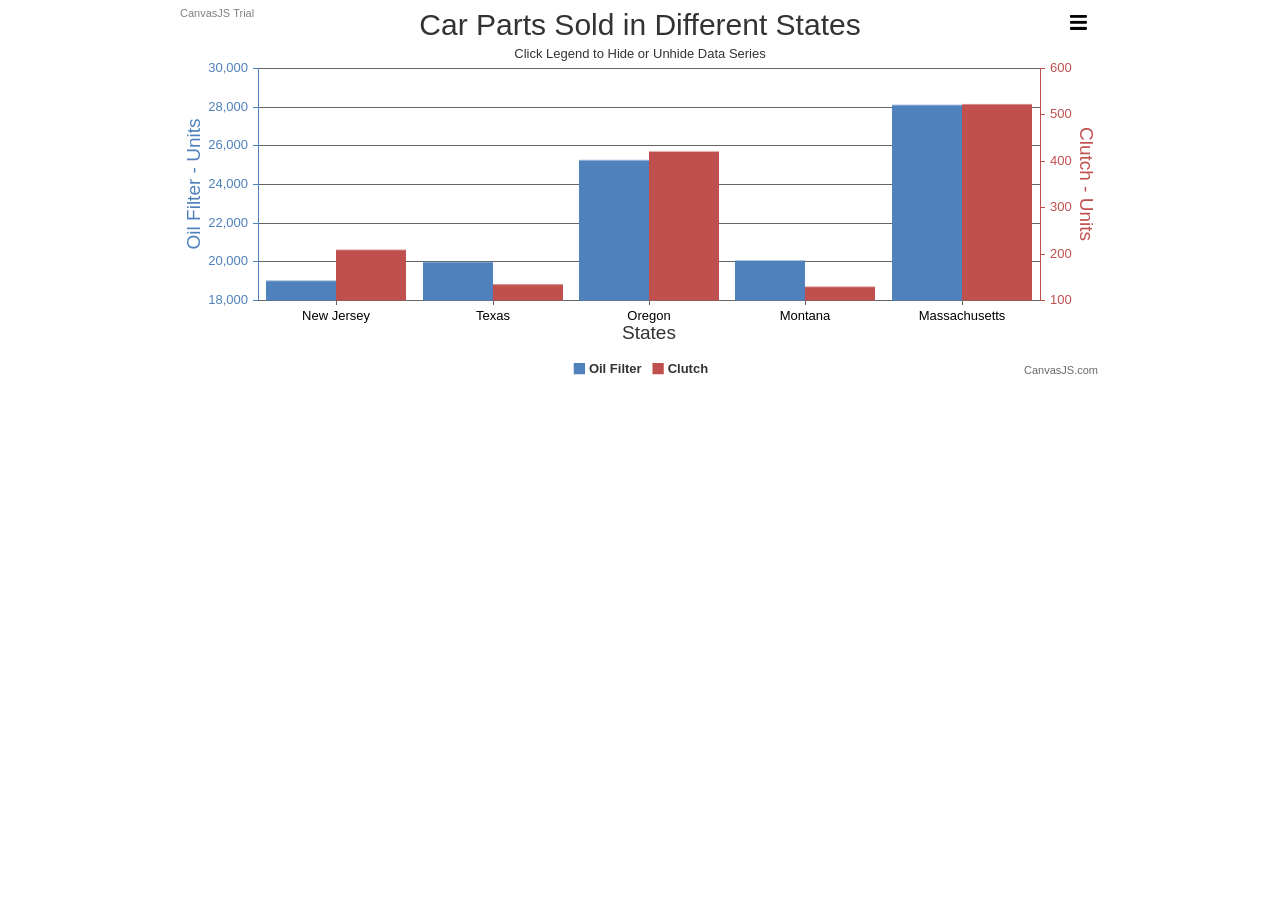
<file: scripts/canvasjs/examples/01-overview/chart-with-secondary-axis.html>
<!DOCTYPE html>
<html>
<head>
<meta charset="UTF-8">
<script>
window.onload = function () {

var chart = new CanvasJS.Chart("chartContainer", {
	exportEnabled: true,
	animationEnabled: true,
	title:{
		text: "Car Parts Sold in Different States"
	},
	subtitles: [{
		text: "Click Legend to Hide or Unhide Data Series"
	}], 
	axisX: {
		title: "States"
	},
	axisY: {
		title: "Oil Filter - Units",
		titleFontColor: "#4F81BC",
		lineColor: "#4F81BC",
		labelFontColor: "#4F81BC",
		tickColor: "#4F81BC"
	},
	axisY2: {
		title: "Clutch - Units",
		titleFontColor: "#C0504E",
		lineColor: "#C0504E",
		labelFontColor: "#C0504E",
		tickColor: "#C0504E"
	},
	toolTip: {
		shared: true
	},
	legend: {
		cursor: "pointer",
		itemclick: toggleDataSeries
	},
	data: [{
		type: "column",
		name: "Oil Filter",
		showInLegend: true,      
		yValueFormatString: "#,##0.# Units",
		dataPoints: [
			{ label: "New Jersey",  y: 19034.5 },
			{ label: "Texas", y: 20015 },
			{ label: "Oregon", y: 25342 },
			{ label: "Montana",  y: 20088 },
			{ label: "Massachusetts",  y: 28234 }
		]
	},
	{
		type: "column",
		name: "Clutch",
		axisYType: "secondary",
		showInLegend: true,
		yValueFormatString: "#,##0.# Units",
		dataPoints: [
			{ label: "New Jersey", y: 210.5 },
			{ label: "Texas", y: 135 },
			{ label: "Oregon", y: 425 },
			{ label: "Montana", y: 130 },
			{ label: "Massachusetts", y: 528 }
		]
	}]
});
chart.render();

function toggleDataSeries(e) {
	if (typeof (e.dataSeries.visible) === "undefined" || e.dataSeries.visible) {
		e.dataSeries.visible = false;
	} else {
		e.dataSeries.visible = true;
	}
	e.chart.render();
}

}
</script>
</head>
<body>
<div id="chartContainer" style="height: 370px; max-width: 920px; margin: 0px auto;"></div>
<script src="../../canvasjs.min.js"></script>
</body>
</html>
</file>
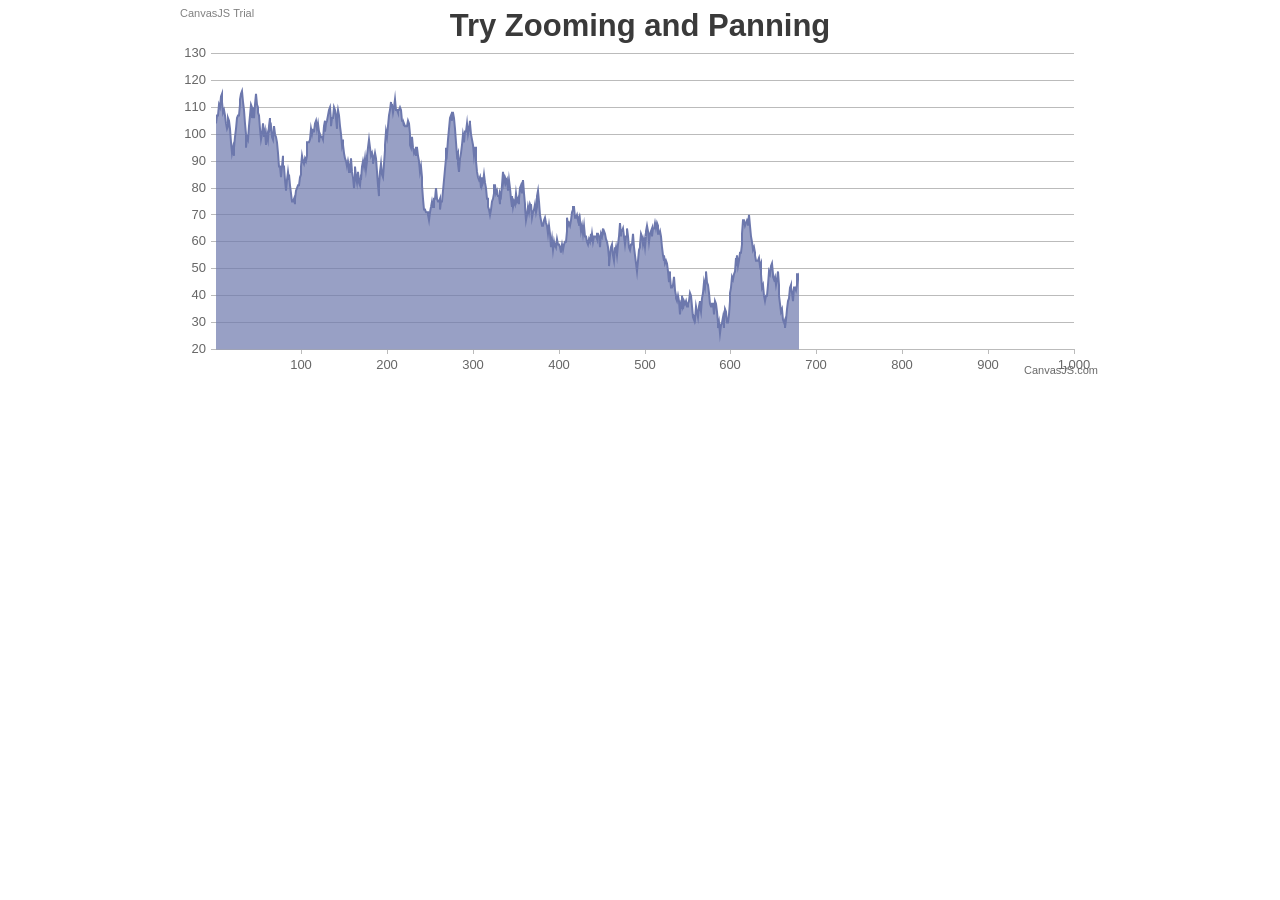
<file: scripts/canvasjs/examples/01-overview/chart-with-zoom-pan.html>
<!DOCTYPE HTML>
<html>
<head>
<meta charset="UTF-8">
<script>
window.onload = function () {

var chart = new CanvasJS.Chart("chartContainer", {
	theme: "light2", // "light1", "light2", "dark1", "dark2"
	animationEnabled: true,
	zoomEnabled: true,
	title: {
		text: "Try Zooming and Panning"
	},
	data: [{
		type: "area",
		dataPoints: []
	}]
});

addDataPoints(1000);  
chart.render();

function addDataPoints(noOfDps) {
	var xVal = chart.options.data[0].dataPoints.length + 1, yVal = 100;
	for(var i = 0; i < noOfDps; i++) {
		yVal = yVal +  Math.round(5 + Math.random() *(-5-5));
		chart.options.data[0].dataPoints.push({x: xVal,y: yVal});	
		xVal++;
	}
}

}
</script>
</head>
<body>
<div id="chartContainer" style="height: 370px; max-width: 920px; margin: 0px auto;"></div>
<script src="../../canvasjs.min.js"></script>
</body>
</html>
</file>
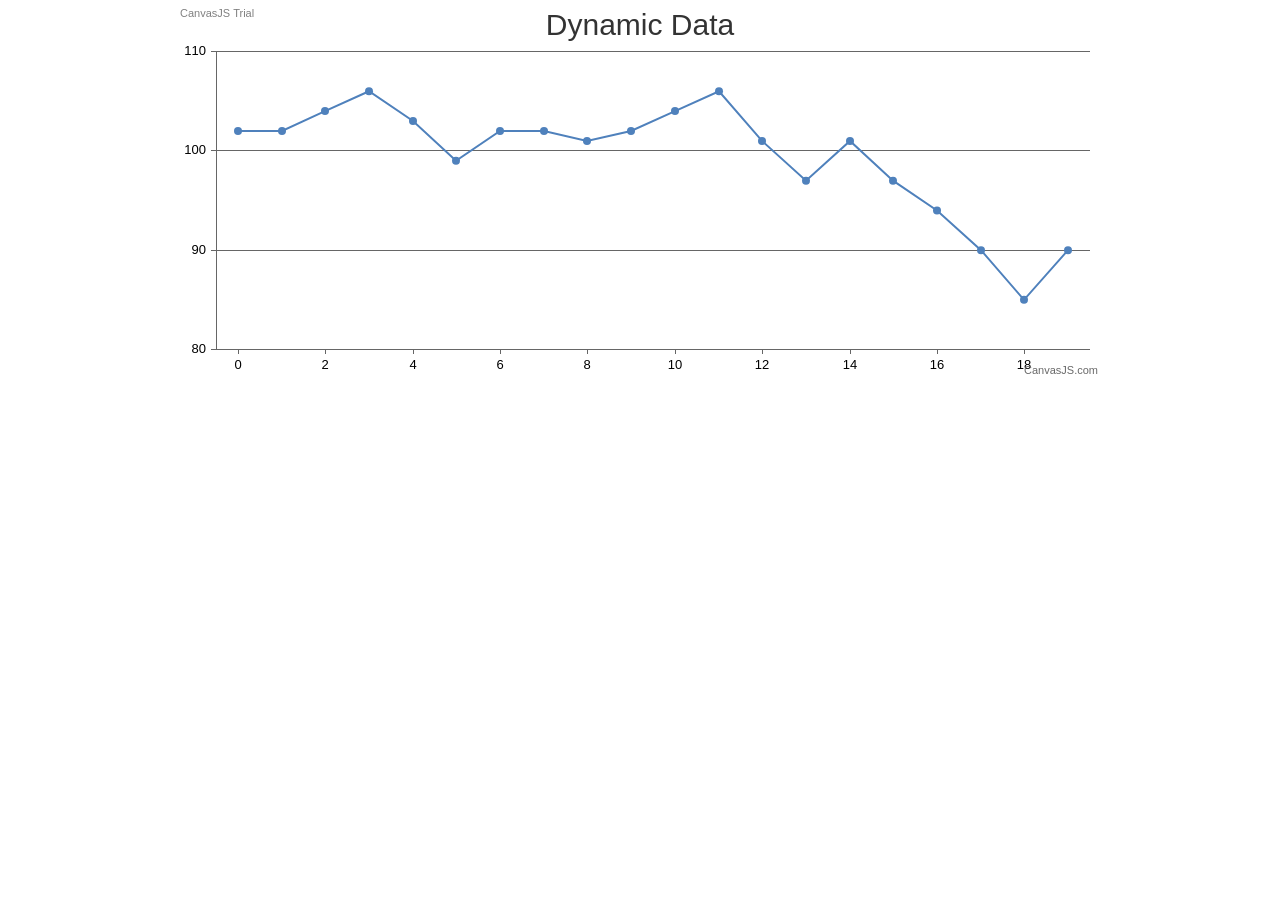
<file: scripts/canvasjs/examples/01-overview/dynamic-chart.html>
<!DOCTYPE HTML>
<html>
<head>
<meta charset="UTF-8">
<script>
window.onload = function () {

var dps = []; // dataPoints
var chart = new CanvasJS.Chart("chartContainer", {
	title :{
		text: "Dynamic Data"
	},
	axisY: {
		includeZero: false
	},      
	data: [{
		type: "line",
		dataPoints: dps
	}]
});

var xVal = 0;
var yVal = 100; 
var updateInterval = 1000;
var dataLength = 20; // number of dataPoints visible at any point

var updateChart = function (count) {

	count = count || 1;

	for (var j = 0; j < count; j++) {
		yVal = yVal +  Math.round(5 + Math.random() *(-5-5));
		dps.push({
			x: xVal,
			y: yVal
		});
		xVal++;
	}

	if (dps.length > dataLength) {
		dps.shift();
	}

	chart.render();
};

updateChart(dataLength);
setInterval(function(){updateChart()}, updateInterval);

}
</script>
</head>
<body>
<div id="chartContainer" style="height: 370px; max-width: 920px; margin: 0px auto;"></div>
<script src="../../canvasjs.min.js"></script>
</body>
</html>
</file>
<file: styles/main.css>
table{
	font-size: 10px;
}
table td{
	padding:.25rem !important;
	min-width: 40px;
}
.fa{
	font-size: 20px;
}
.fa-caret-down{
	color: red;
	position:relative;
	top: 4px;
} 
.fa-caret-up{
	color: #4cbb17;
	position:relative;
	top: 4px;
}
/*thead tr td{
	transform: rotate(270deg);
	position: relative;
	margin-left: 25px;
}*/
.stud_name{
	width: 150px !important;
}
#chartContainer{
	background: black;
}
</file>
